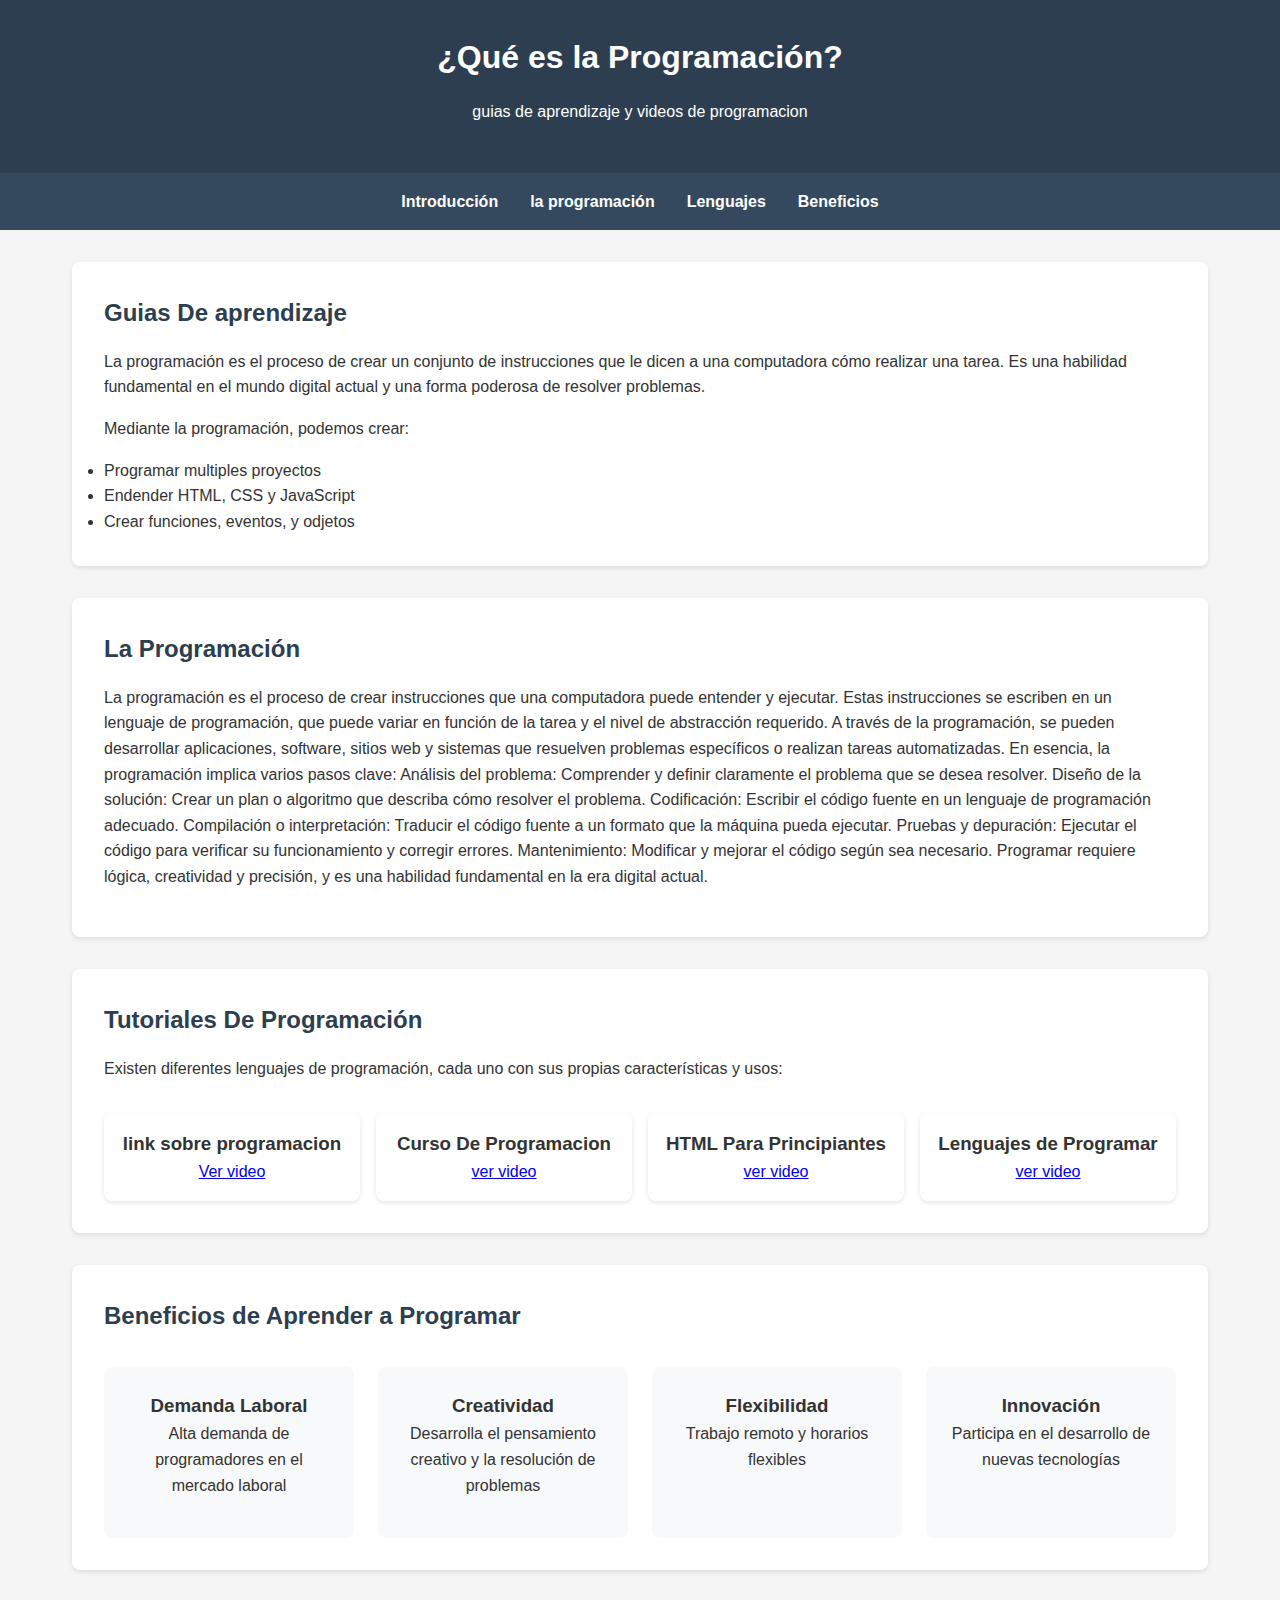
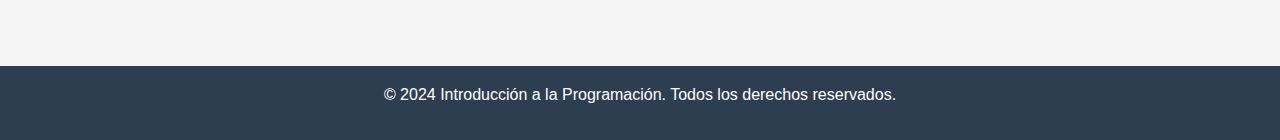
<file: index.html>
<!DOCTYPE html>
<html lang="es">
<head>
    <meta charset="UTF-8">
    <meta name="viewport" content="width=device-width, initial-scale=1.0">
    <title>¿Qué es la Programación?</title>
    <link rel="stylesheet" href="css/stilos.css">
</head>
<body>
    <header>
        <h1>¿Qué es la Programación?</h1>
        <p>guias de aprendizaje y videos de programacion</p>
    </header>
    <main>
    <nav>
        <ul>
            <li><a href="index.html">Introducción</a></li>
            <li><a href="libros.html">la programación</a></li>
            <li><a href="programacion.html">Lenguajes</a></li>
            <li><a href="#beneficios">Beneficios</a></li>
        </ul>
    </nav>
</main>
    <div class="container">
        <section id="introduccion" class="section">
            <h2>Guias  De aprendizaje</h2>
            <p>La programación es el proceso de crear un conjunto de instrucciones que le dicen a una computadora cómo realizar una tarea. Es una habilidad fundamental en el mundo digital actual y una forma poderosa de resolver problemas.</p>
            <p>Mediante la programación, podemos crear:</p>
            <ul>
                <li>Programar multiples proyectos</li>
                <li>Endender HTML, CSS y JavaScript</li>
                <li>Crear funciones, eventos, y odjetos</li>
            </ul>
        </section>

        <section id="conceptos" class="section">
            <h2>La Programación</h2>
            <p>La programación es el proceso de crear instrucciones que una computadora puede entender y ejecutar. Estas instrucciones se escriben en un lenguaje de programación, que puede variar en función de la tarea y el nivel de abstracción requerido. A través de la programación, se pueden desarrollar aplicaciones, software, sitios web y sistemas que resuelven problemas específicos o realizan tareas automatizadas.

                En esencia, la programación implica varios pasos clave:
                
                Análisis del problema: Comprender y definir claramente el problema que se desea resolver.
                
                Diseño de la solución: Crear un plan o algoritmo que describa cómo resolver el problema.
                
                Codificación: Escribir el código fuente en un lenguaje de programación adecuado.
                
                Compilación o interpretación: Traducir el código fuente a un formato que la máquina pueda ejecutar.
                
                Pruebas y depuración: Ejecutar el código para verificar su funcionamiento y corregir errores.
                
                Mantenimiento: Modificar y mejorar el código según sea necesario.
                
                Programar requiere lógica, creatividad y precisión, y es una habilidad fundamental en la era digital actual. 
                
                </p>
        </section>

        <section id="lenguajes" class="section">
            <h2>Tutoriales De Programación </h2>
            <p>Existen diferentes lenguajes de programación, cada uno con sus propias características y usos:</p>
        
            <div class="languages">
                <div class="language-card">
                    <h3>link sobre programacion </h3>
                    <a href="https://www.bing.com/videos/riverview/relatedvideo?q=&mid=1E1D0D2CC932166501C11E1D0D2CC932166501C1&FORM=VAMTRV"> Ver video</a>
                </div>
                <div class="language-card">
                    <h3>Curso De Programacion</h3>
                    <a href="https://www.youtube.com/watch?v=s43aiz5aNRQ">ver video</a>
                </div>
                <div class="language-card">
                    <h3>HTML Para Principiantes</h3>
                    <a href="https://www.bing.com/videos/riverview/relatedvideo?q=primeros+pasos+con+un+lenguaje+html+video&mid=4BFDB8D27B5AD845D8B34BFDB8D27B5AD845D8B3&FORM=VIRE"> ver video </a>
                </div>
                <div class="language-card">
                    <h3>Lenguajes de Programar</h3>
                    <a href="https://www.bing.com/videos/riverview/relatedvideo?q=todos++los+lenguajes+para+programar&mid=2BB3B8F5C271378009032BB3B8F5C27137800903&FORM=VIRE"> ver video </a>
                </div>
            </div>
        </section>

        <section id="beneficios" class="section">
            <h2>Beneficios de Aprender a Programar</h2>
            <div class="benefits">
                <div class="benefit-card">
                    <h3>Demanda Laboral</h3>
                    <p>Alta demanda de programadores en el mercado laboral</p>
                </div>
                <div class="benefit-card">
                    <h3>Creatividad</h3>
                    <p>Desarrolla el pensamiento creativo y la resolución de problemas</p>
                </div>
                <div class="benefit-card">
                    <h3>Flexibilidad</h3>
                    <p>Trabajo remoto y horarios flexibles</p>
                </div>
                <div class="benefit-card">
                    <h3>Innovación</h3>
                    <p>Participa en el desarrollo de nuevas tecnologías</p>
                </div>
            </div>
        </section>
    </div>

    <footer>
        <p>&copy; 2024 Introducción a la Programación. Todos los derechos reservados.</p>
    </footer>
</body>
</html>
</file>
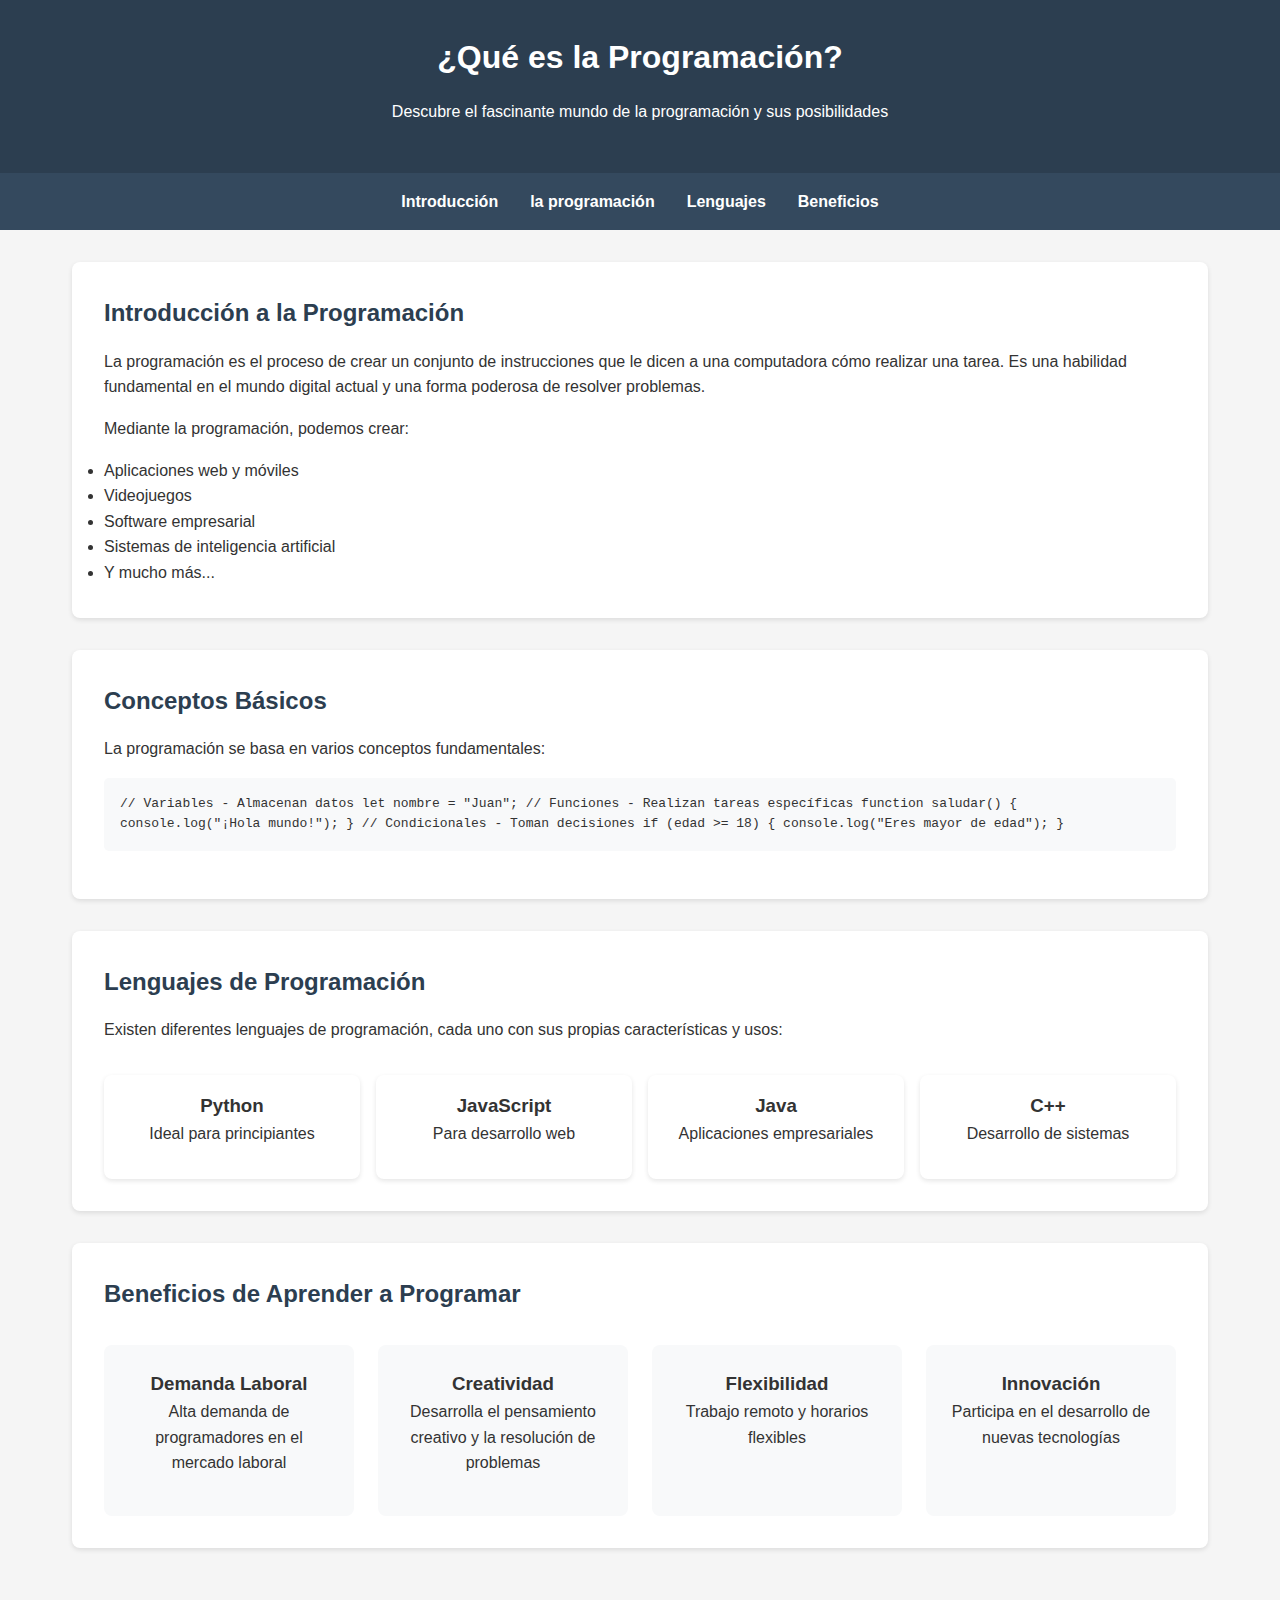
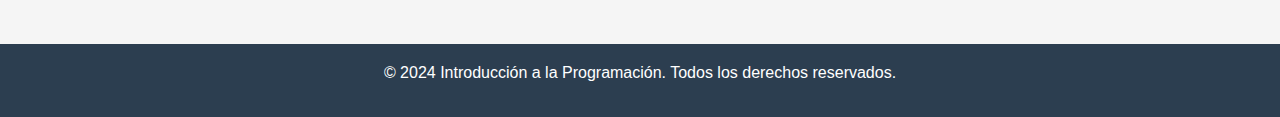
<file: programacion.html>
<!DOCTYPE html>
<html lang="es">
<head>
    <meta charset="UTF-8">
    <meta name="viewport" content="width=device-width, initial-scale=1.0">
    <title>¿Qué es la Programación?</title>
    <link rel="stylesheet" href="css/stilos.css">
</head>
<body>
    <header>
        <h1>¿Qué es la Programación?</h1>
        <p>Descubre el fascinante mundo de la programación y sus posibilidades</p>
    </header>

    <nav>
        <ul>
            <li><a href="index.html">Introducción</a></li>
            <li><a href="libros.html">la programación</a></li>
            <li><a href="programacion.html">Lenguajes</a></li>
            <li><a href="#beneficios">Beneficios</a></li>
            
        </ul>
    </nav>

    <div class="container">
        <section id="introduccion" class="section">
            <h2>Introducción a la Programación</h2>
            <p>La programación es el proceso de crear un conjunto de instrucciones que le dicen a una computadora cómo realizar una tarea. Es una habilidad fundamental en el mundo digital actual y una forma poderosa de resolver problemas.</p>
            <p>Mediante la programación, podemos crear:</p>
            <ul>
                <li>Aplicaciones web y móviles</li>
                <li>Videojuegos</li>
                <li>Software empresarial</li>
                <li>Sistemas de inteligencia artificial</li>
                <li>Y mucho más...</li>
            </ul>
        </section>

        <section id="conceptos" class="section">
            <h2>Conceptos Básicos</h2>
            <p>La programación se basa en varios conceptos fundamentales:</p>
           
            <div class="code-example">
                // Variables - Almacenan datos
                let nombre = "Juan";
               
                // Funciones - Realizan tareas específicas
                function saludar() {
                    console.log("¡Hola mundo!");
                }
               
                // Condicionales - Toman decisiones
                if (edad >= 18) {
                    console.log("Eres mayor de edad");
                }
            </div>
        </section>

        <section id="lenguajes" class="section">
            <h2>Lenguajes de Programación</h2>
            <p>Existen diferentes lenguajes de programación, cada uno con sus propias características y usos:</p>
           
            <div class="languages">
                <div class="language-card">
                    <h3>Python</h3>
                    <p>Ideal para principiantes</p>
                </div>
                <div class="language-card">
                    <h3>JavaScript</h3>
                    <p>Para desarrollo web</p>
                </div>
                <div class="language-card">
                    <h3>Java</h3>
                    <p>Aplicaciones empresariales</p>
                </div>
                <div class="language-card">
                    <h3>C++</h3>
                    <p>Desarrollo de sistemas</p>
                </div>
            </div>
        </section>

        <section id="beneficios" class="section">
            <h2>Beneficios de Aprender a Programar</h2>
            <div class="benefits">
                <div class="benefit-card">
                    <h3>Demanda Laboral</h3>
                    <p>Alta demanda de programadores en el mercado laboral</p>
                </div>
                <div class="benefit-card">
                    <h3>Creatividad</h3>
                    <p>Desarrolla el pensamiento creativo y la resolución de problemas</p>
                </div>
                <div class="benefit-card">
                    <h3>Flexibilidad</h3>
                    <p>Trabajo remoto y horarios flexibles</p>
                </div>
                <div class="benefit-card">
                    <h3>Innovación</h3>
                    <p>Participa en el desarrollo de nuevas tecnologías</p>
                </div>
            </div>
        </section>
    </div>

    <footer>
        <p>&copy; 2024 Introducción a la Programación. Todos los derechos reservados.</p>
    </footer>
</body>
</html>
</file>
<file: css/stilos.css>
* {
    margin: 0;
    padding: 0;
    box-sizing: border-box;
    font-family: 'Arial', sans-serif;
}

body {
    line-height: 1.6;
    color: #333;
    background-color: #f5f5f5;
}

header {
    background-color: #2c3e50;
    background-image: url("https://saibher.com/sites/default/files/styles/wide/public/2023-08/concepto-collage-html-css%281%29.jpg?itok=p1DCA-PP");
    color: white;
    text-align: center;
    padding: 2rem;
}
header h1{
    color:white;
}
nav {
    background-color: #34495e;
    padding: 1rem;
}

nav ul {
    list-style: none;
    display: flex;
    justify-content: center;
    gap: 2rem;
}

nav a {
    color: white;
    text-decoration: none;
    font-weight: bold;
}

.container {
    max-width: 1200px;
    margin: 0 auto;
    padding: 2rem;
}

.section {
    background-color: white;
    border-radius: 8px;
    padding: 2rem;
    margin-bottom: 2rem;
    box-shadow: 0 2px 5px rgba(0,0,0,0.1);
}

h1, h2 {
    color: #2c3e50;
    margin-bottom: 1rem;
}

p {
    margin-bottom: 1rem;
}

.code-example {
    background-color: #f8f9fa;
    padding: 1rem;
    border-radius: 5px;
    font-family: monospace;
    margin: 1rem 0;
}

.benefits {
    display: grid;
    grid-template-columns: repeat(auto-fit, minmax(250px, 1fr));
    gap: 1.5rem;
    margin-top: 2rem;
}

.benefit-card {
    background-color: #f8f9fa;
    padding: 1.5rem;
    border-radius: 8px;
    text-align: center;
}

.languages {
    display: grid;
    grid-template-columns: repeat(auto-fit, minmax(150px, 1fr));
    gap: 1rem;
    margin-top: 2rem;
}

.language-card {
    background-color: #fff;
    padding: 1rem;
    border-radius: 8px;
    text-align: center;
    box-shadow: 0 2px 5px rgba(0,0,0,0.1);
}

footer {
    background-color: #2c3e50;
    color: white;
    text-align: center;
    padding: 1rem;
    margin-top: 2rem;
}
</file>
